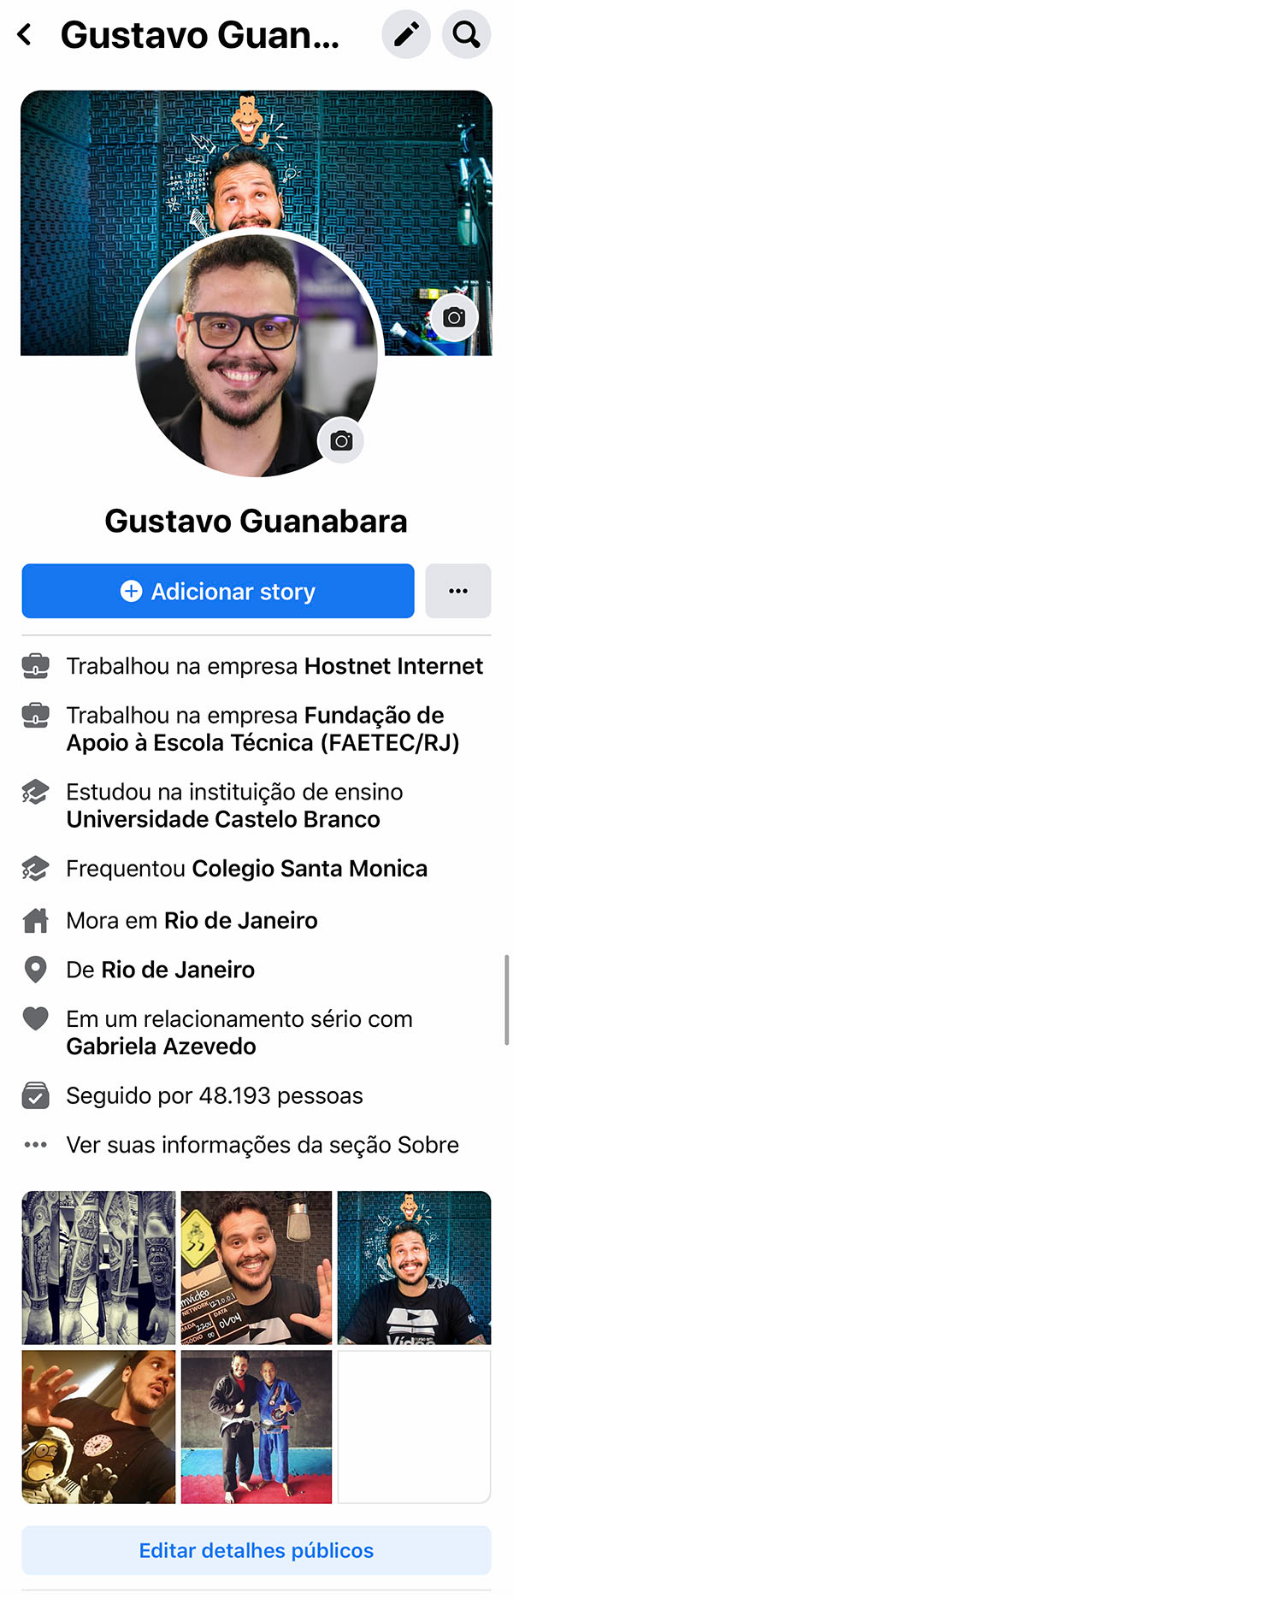
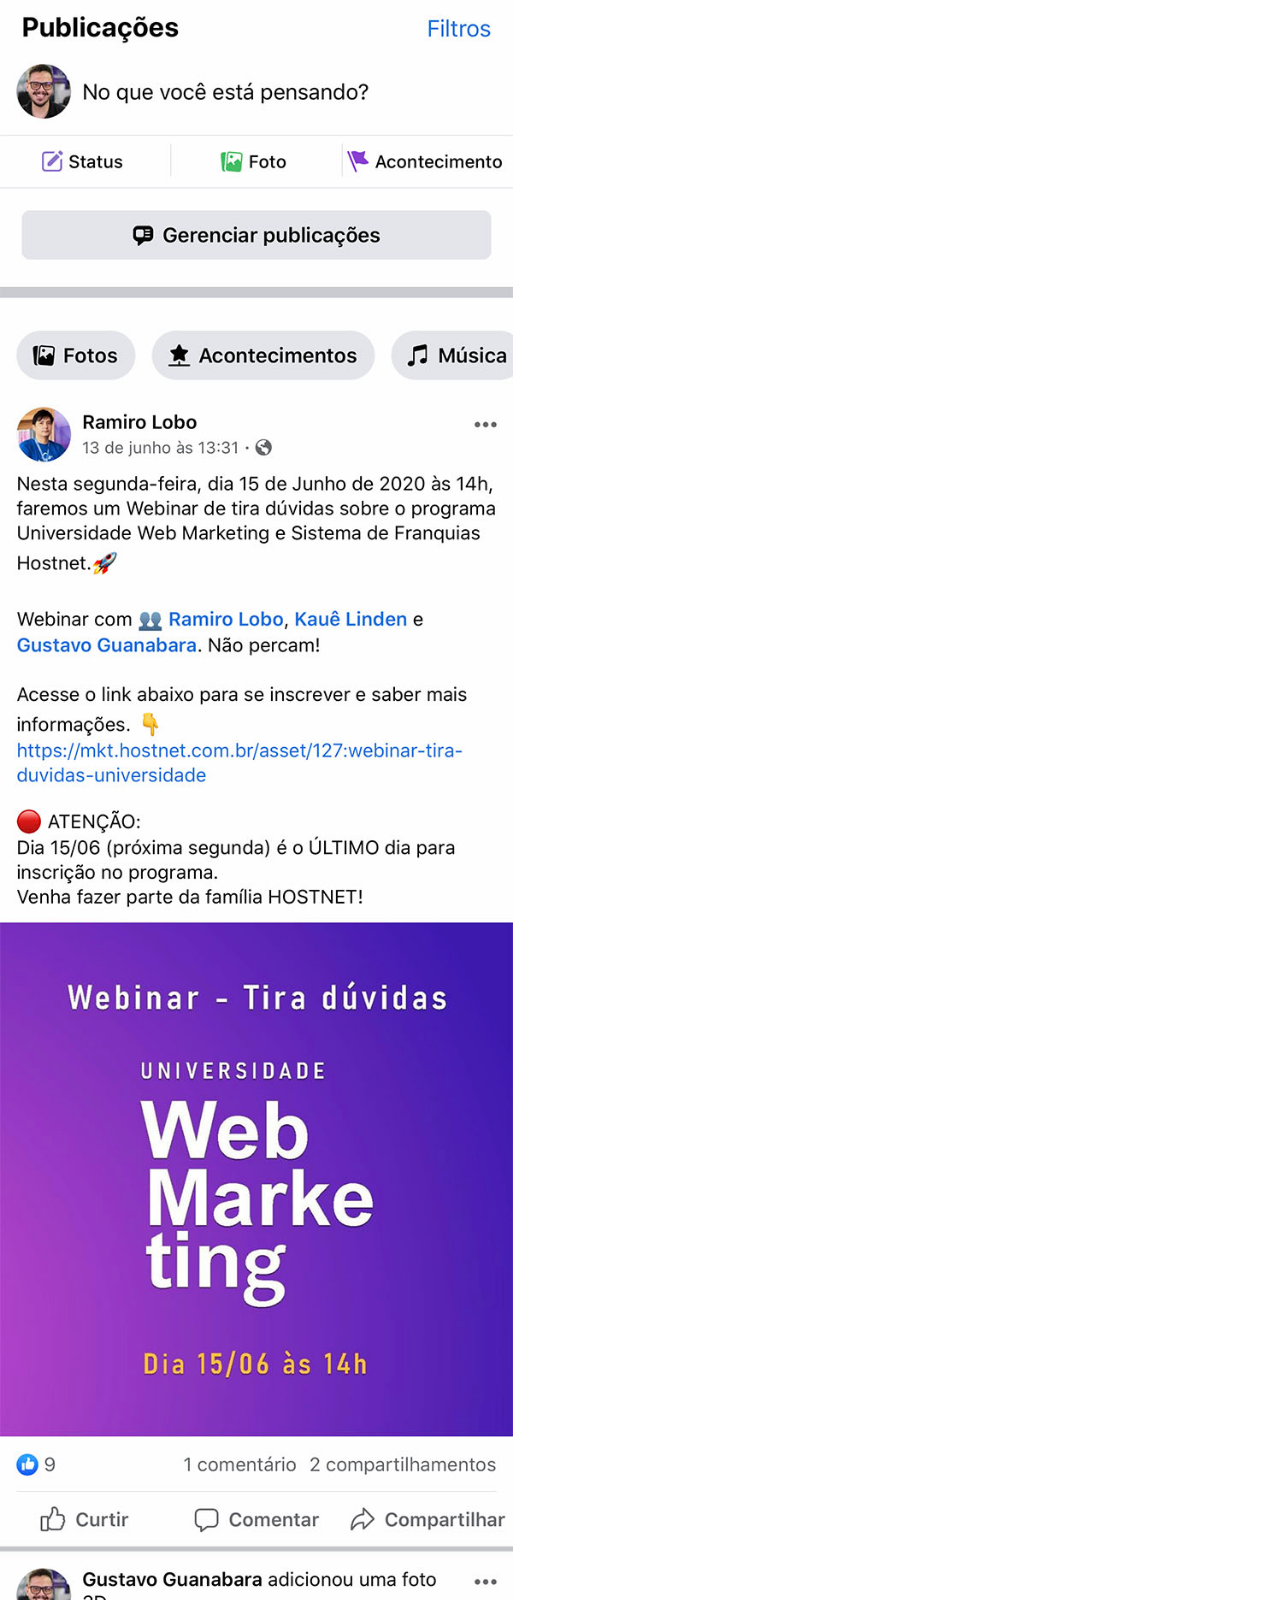
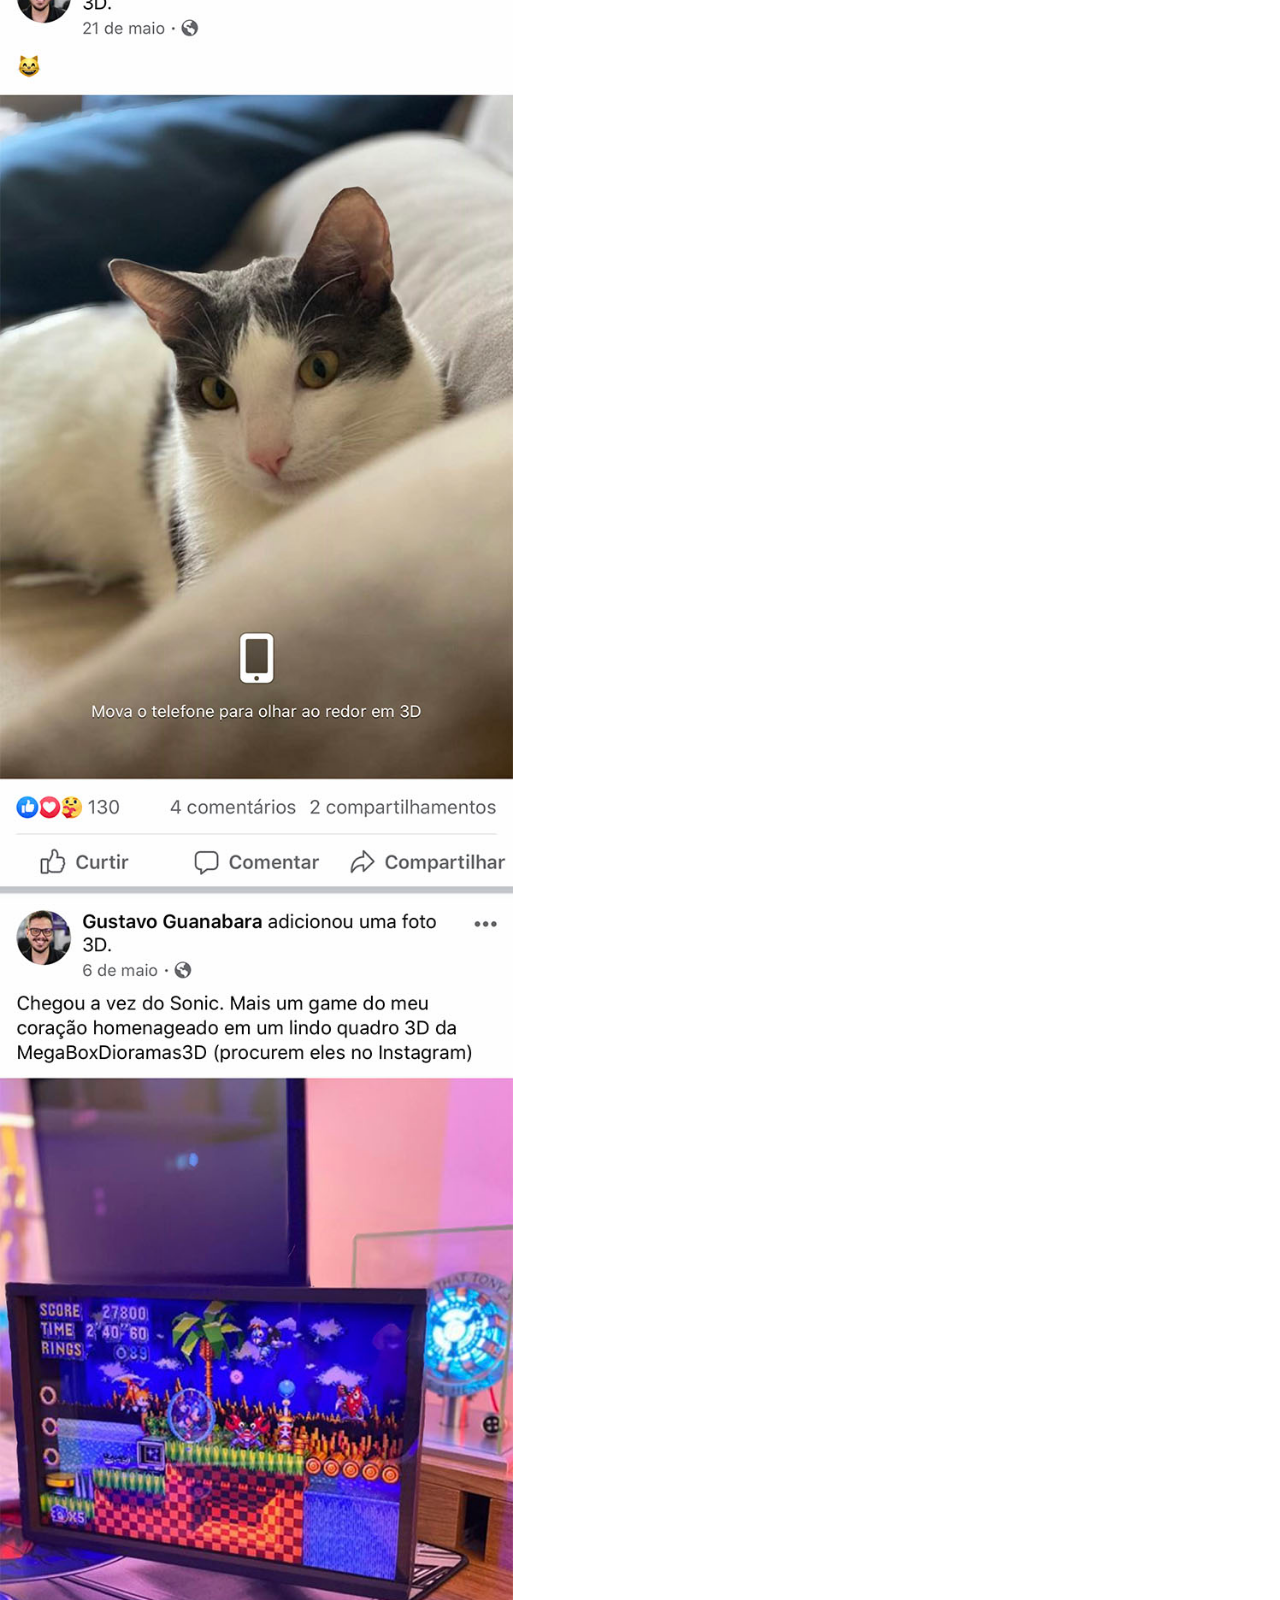
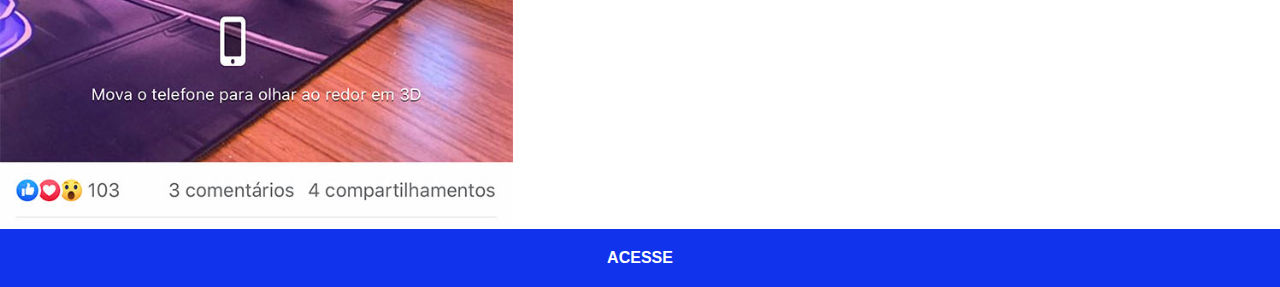
<file: facebook.html>
<!DOCTYPE html>
<html lang="pt-br">
<head>
    <meta charset="UTF-8">
    <meta name="viewport" content="width=device-width, initial-scale=1.0">
    <title>facebook</title>
    <link rel="stylesheet" href="estilos/social.css">
</head>
<body>
    <img src="imagens/tela-facebook.jpg" alt="facebook">
    <a href="https://www.facebook.com/gustavoguanabara/?locale=pt_BR">ACESSE</a>
    
</body>
</html>
</file>
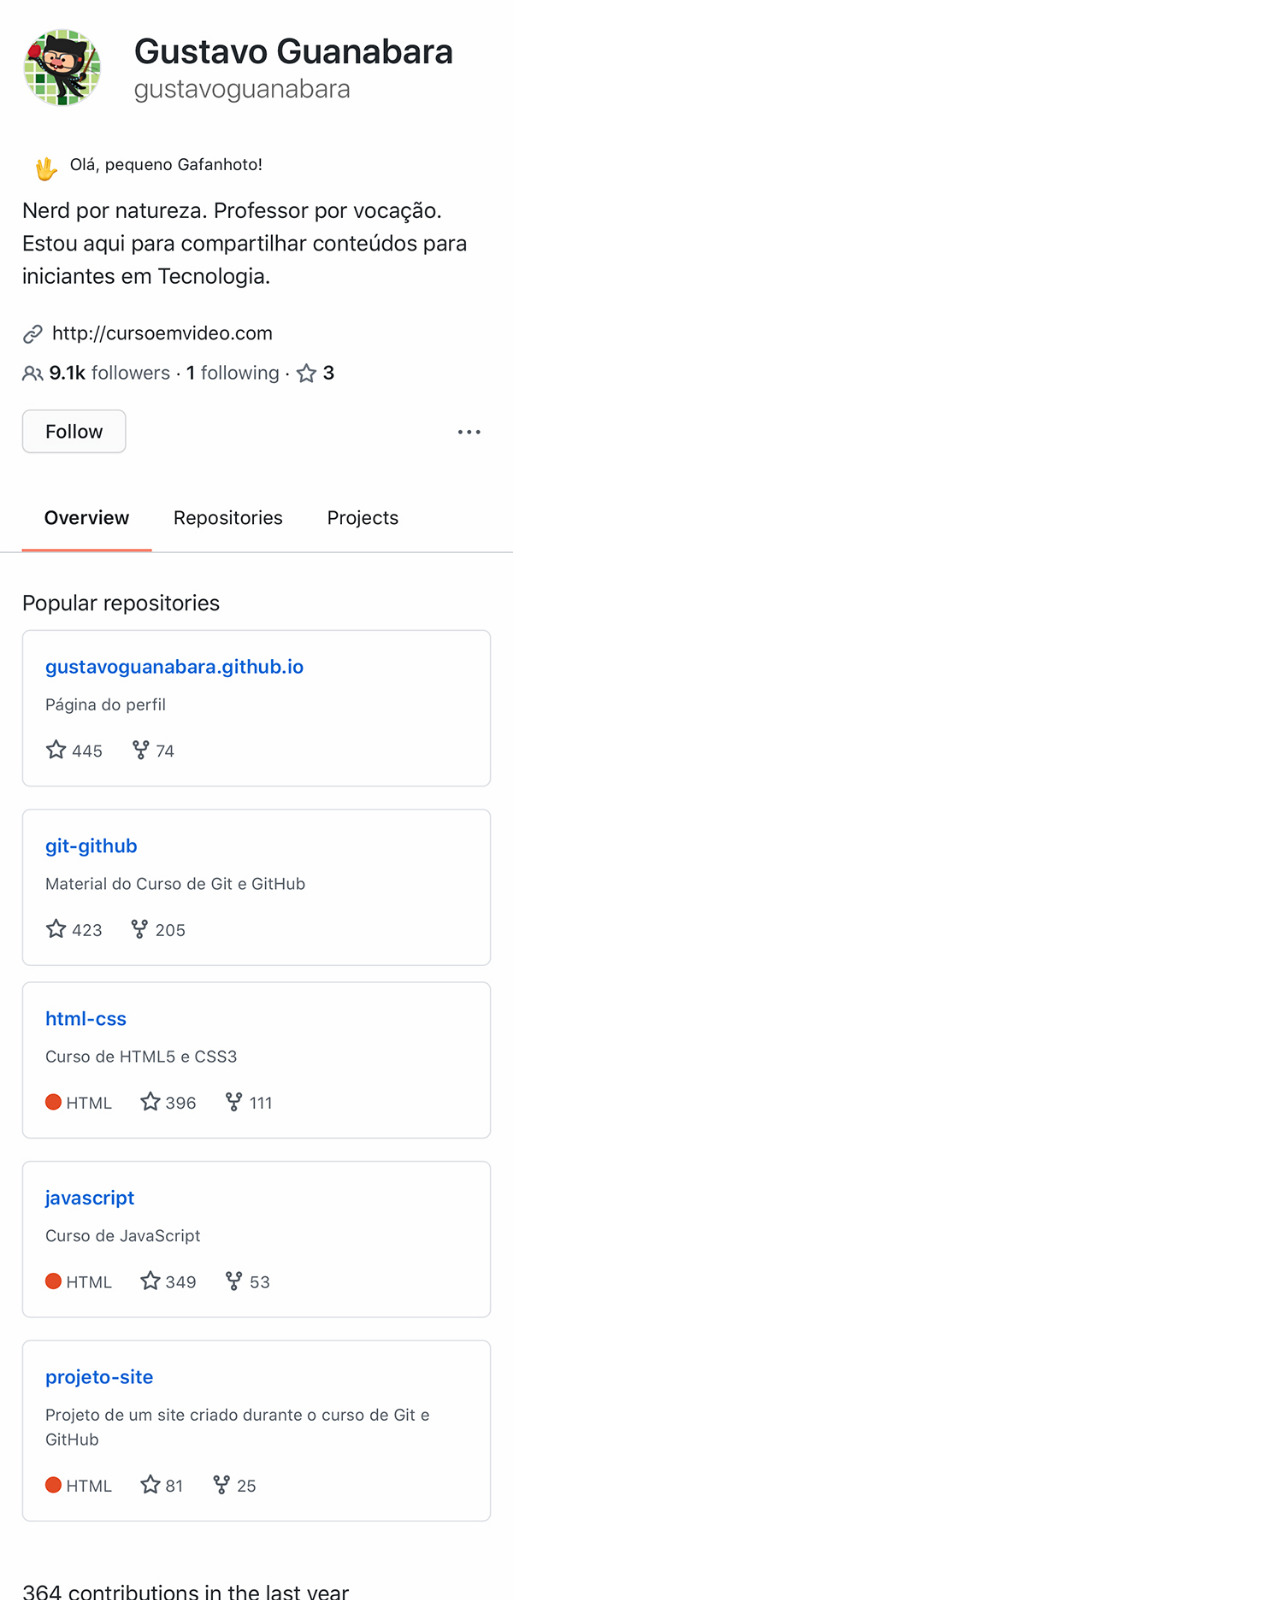
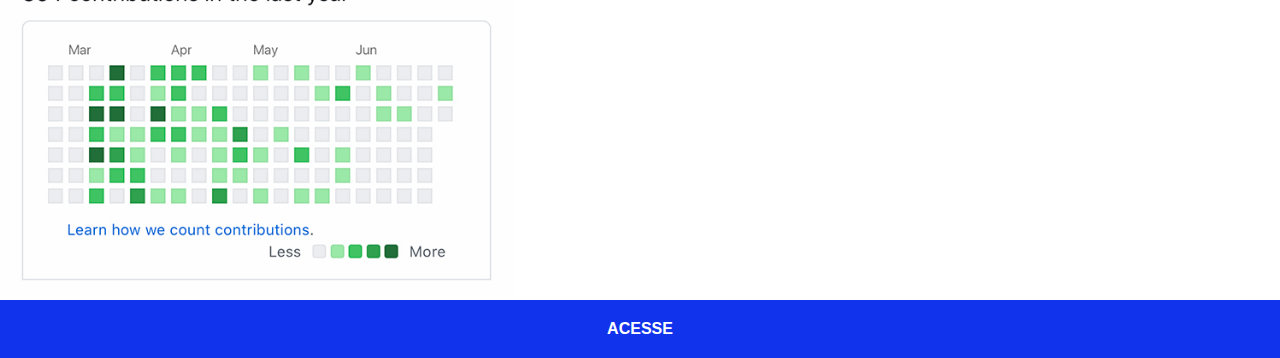
<file: github.html>
<!DOCTYPE html>
<html lang="pt-br">
<head>
    <meta charset="UTF-8">
    <meta name="viewport" content="width=device-width, initial-scale=1.0">
    <title>Github</title>
    <link rel="stylesheet" href="estilos/social.css">
</head>
<body>
    <img src="imagens/tela-github.jpg" alt="github">
    <a href="https://github.com/gustavoguanabara" target="_blank">ACESSE</a>
    
</body>
</html>
</file>
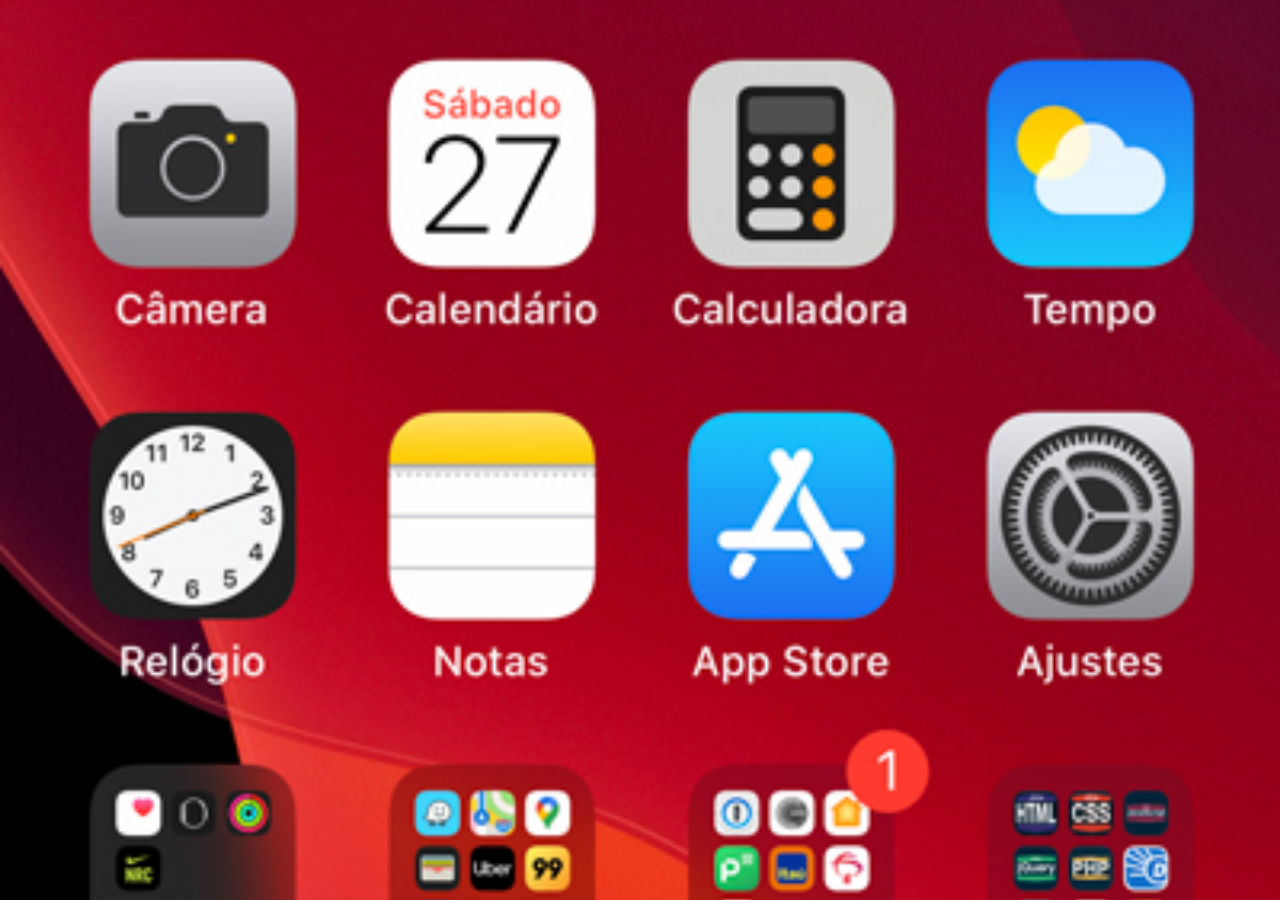
<file: home.html>
<!DOCTYPE html>
<html lang="pt-br">
<head>
    <meta charset="UTF-8">
    <meta name="viewport" content="width=device-width, initial-scale=1.0">
    <title>Home</title>
    <style>
        * {
            margin: 0;
            padding: 0;
        }
        body {
            width: 100vw;
            height: 100vh;
            background: black url(imagens/tela-home.jpg) no-repeat top center;
            background-size: cover;
        }
    </style>
</head>
<body>
    
</body>
</html>
</file>
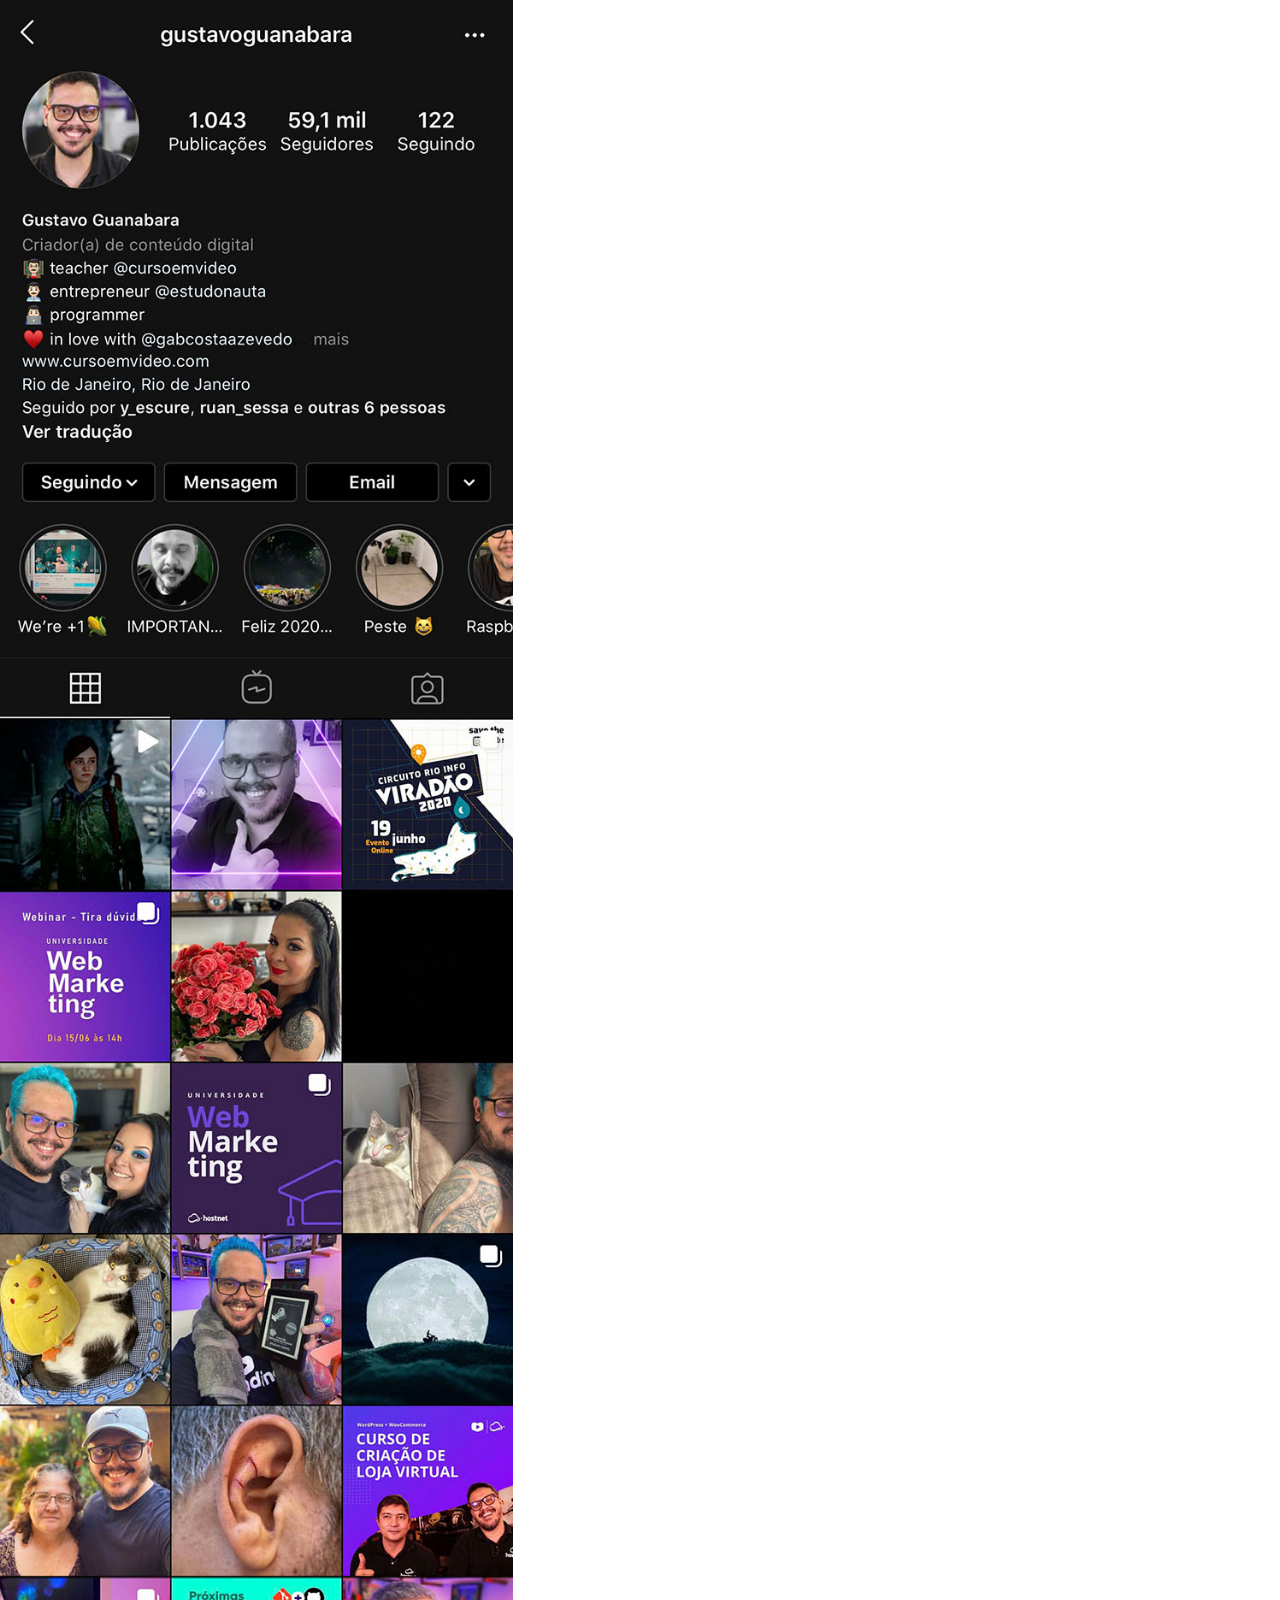
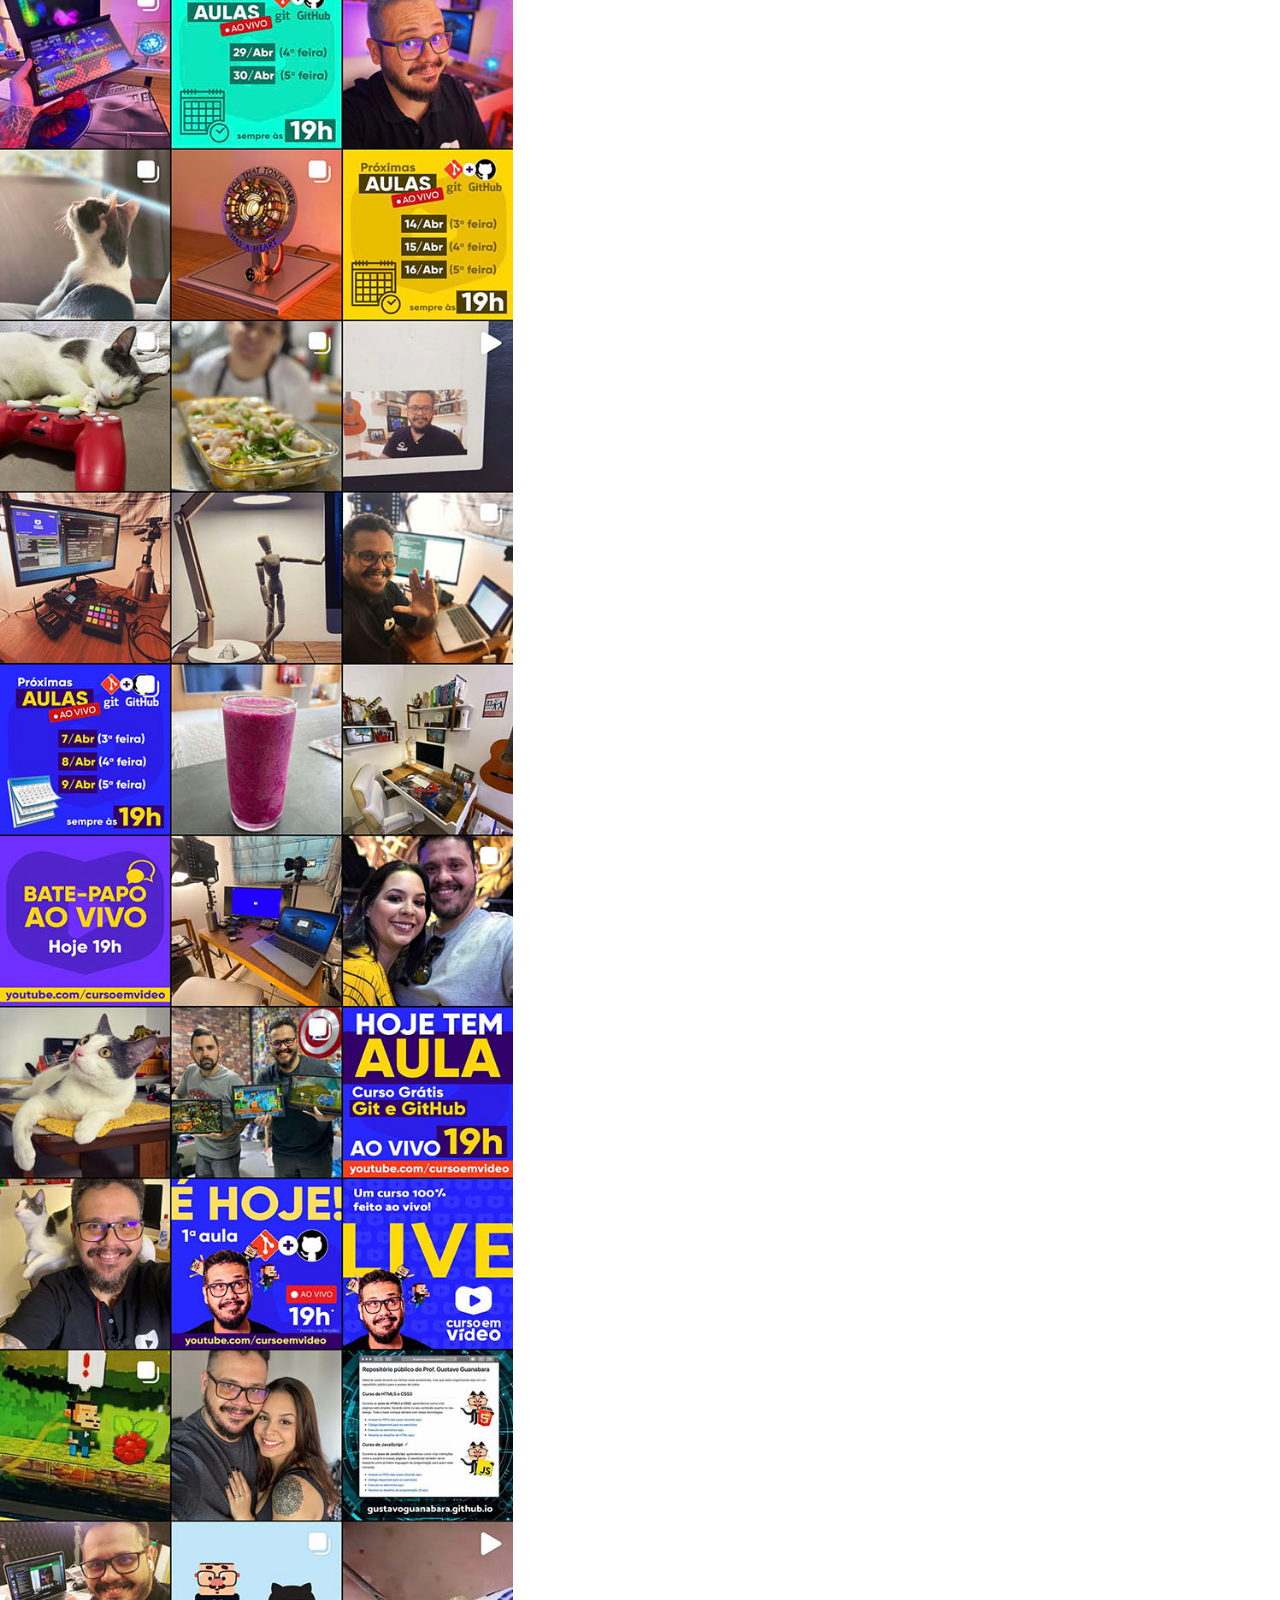
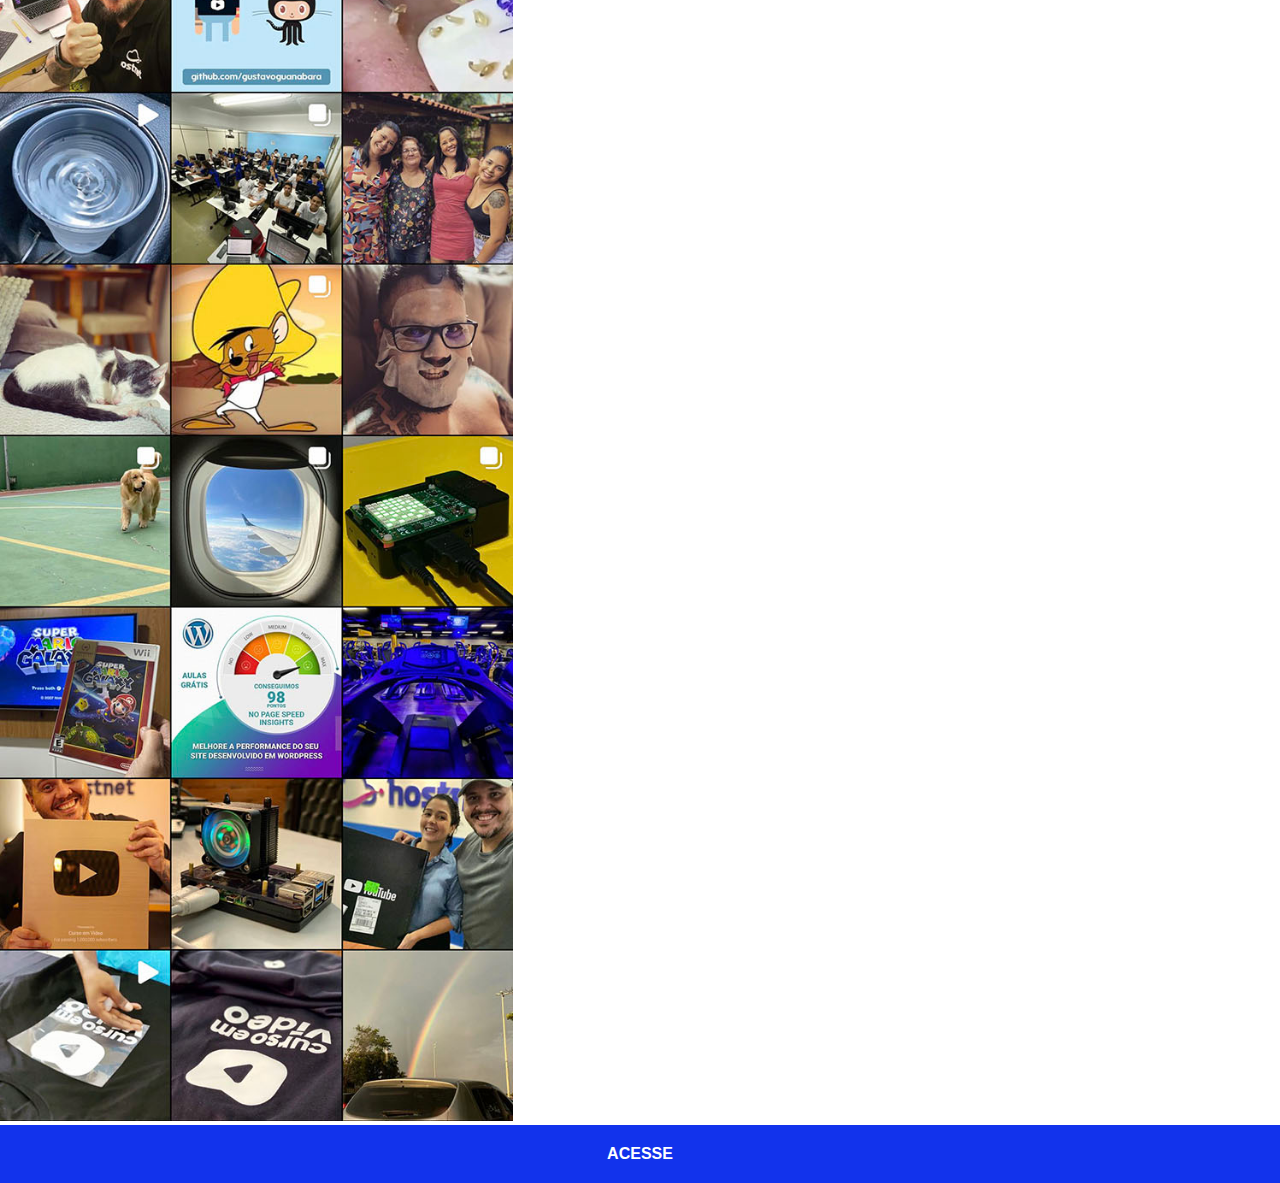
<file: instagram.html>
<!DOCTYPE html>
<html lang="pt-br">
<head>
    <meta charset="UTF-8">
    <meta name="viewport" content="width=device-width, initial-scale=1.0">
    <title>Instagram</title>
    <link rel="stylesheet" href="estilos/social.css">
</head>
<body>
    <img src="imagens/tela-instagram.jpg" alt="instagram">
    <a href="https://www.instagram.com/gustavoguanabara/">ACESSE</a>
</body>
</html>
</file>
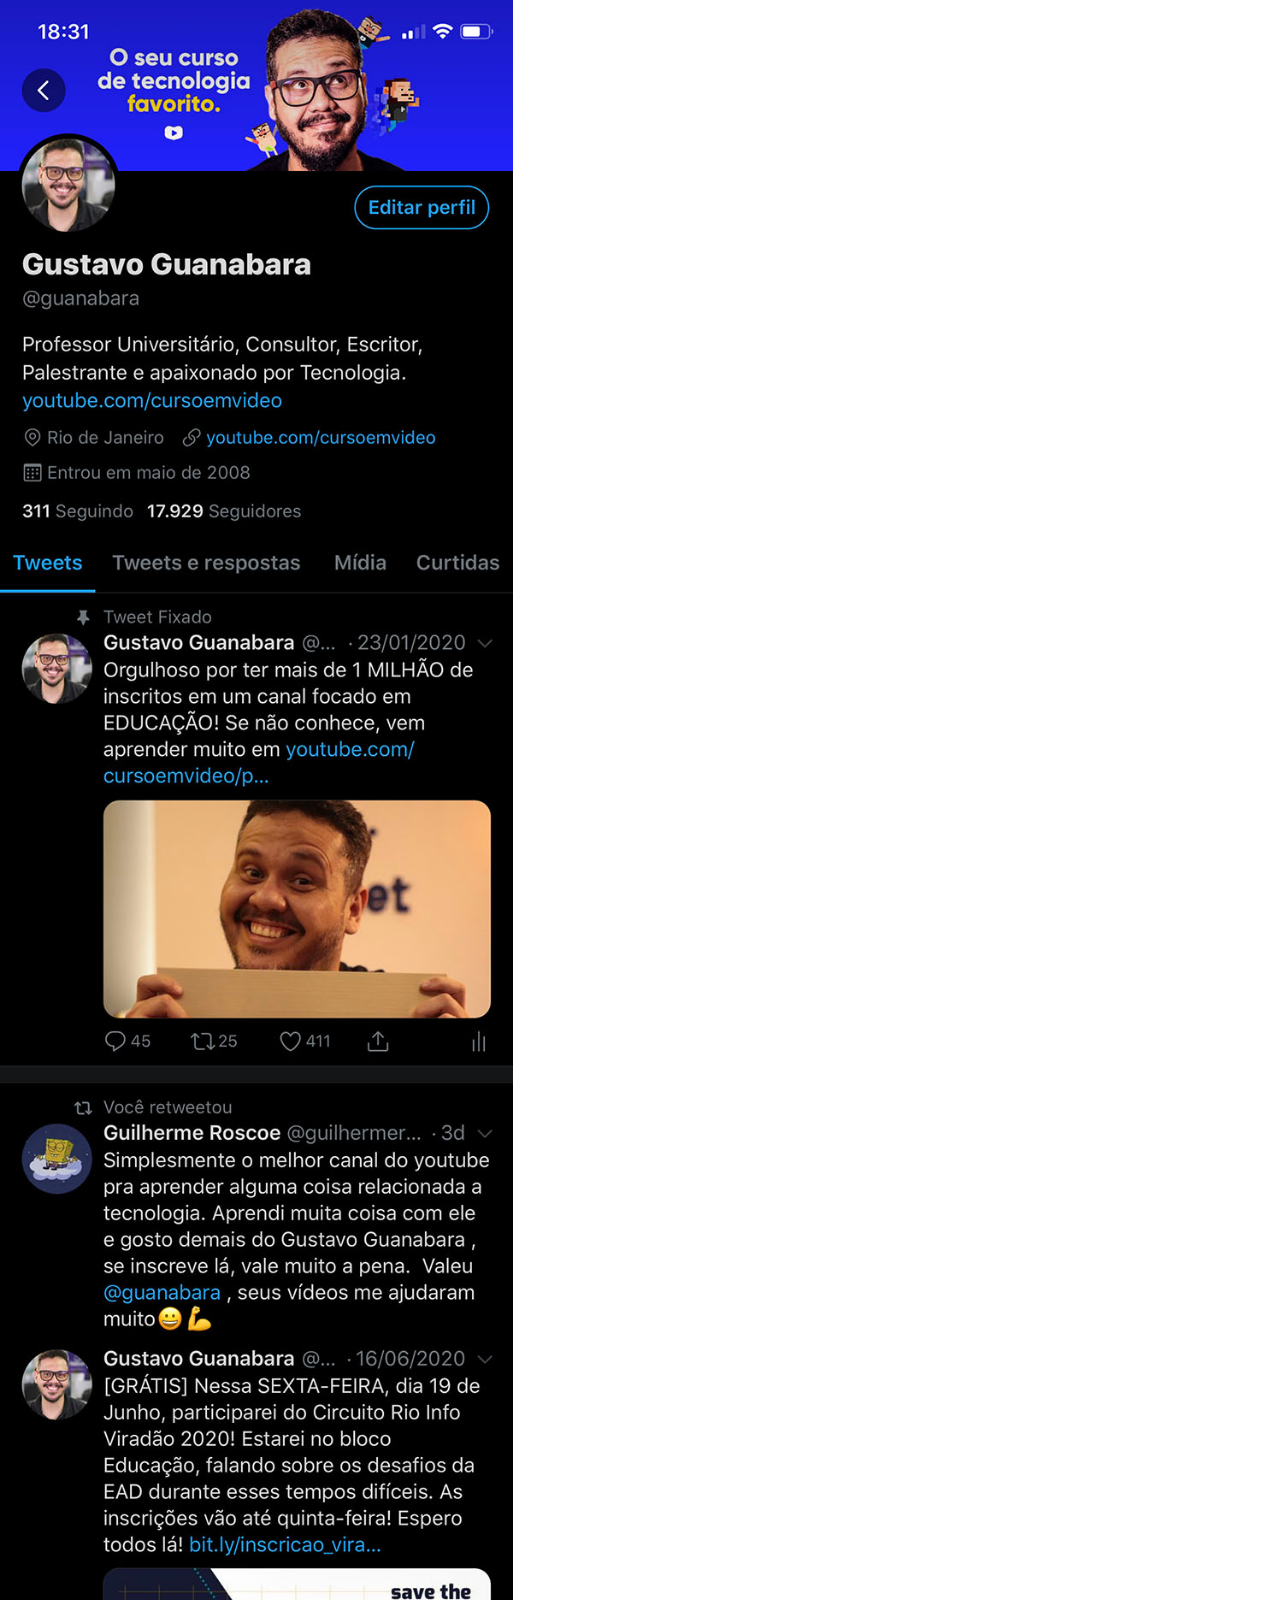
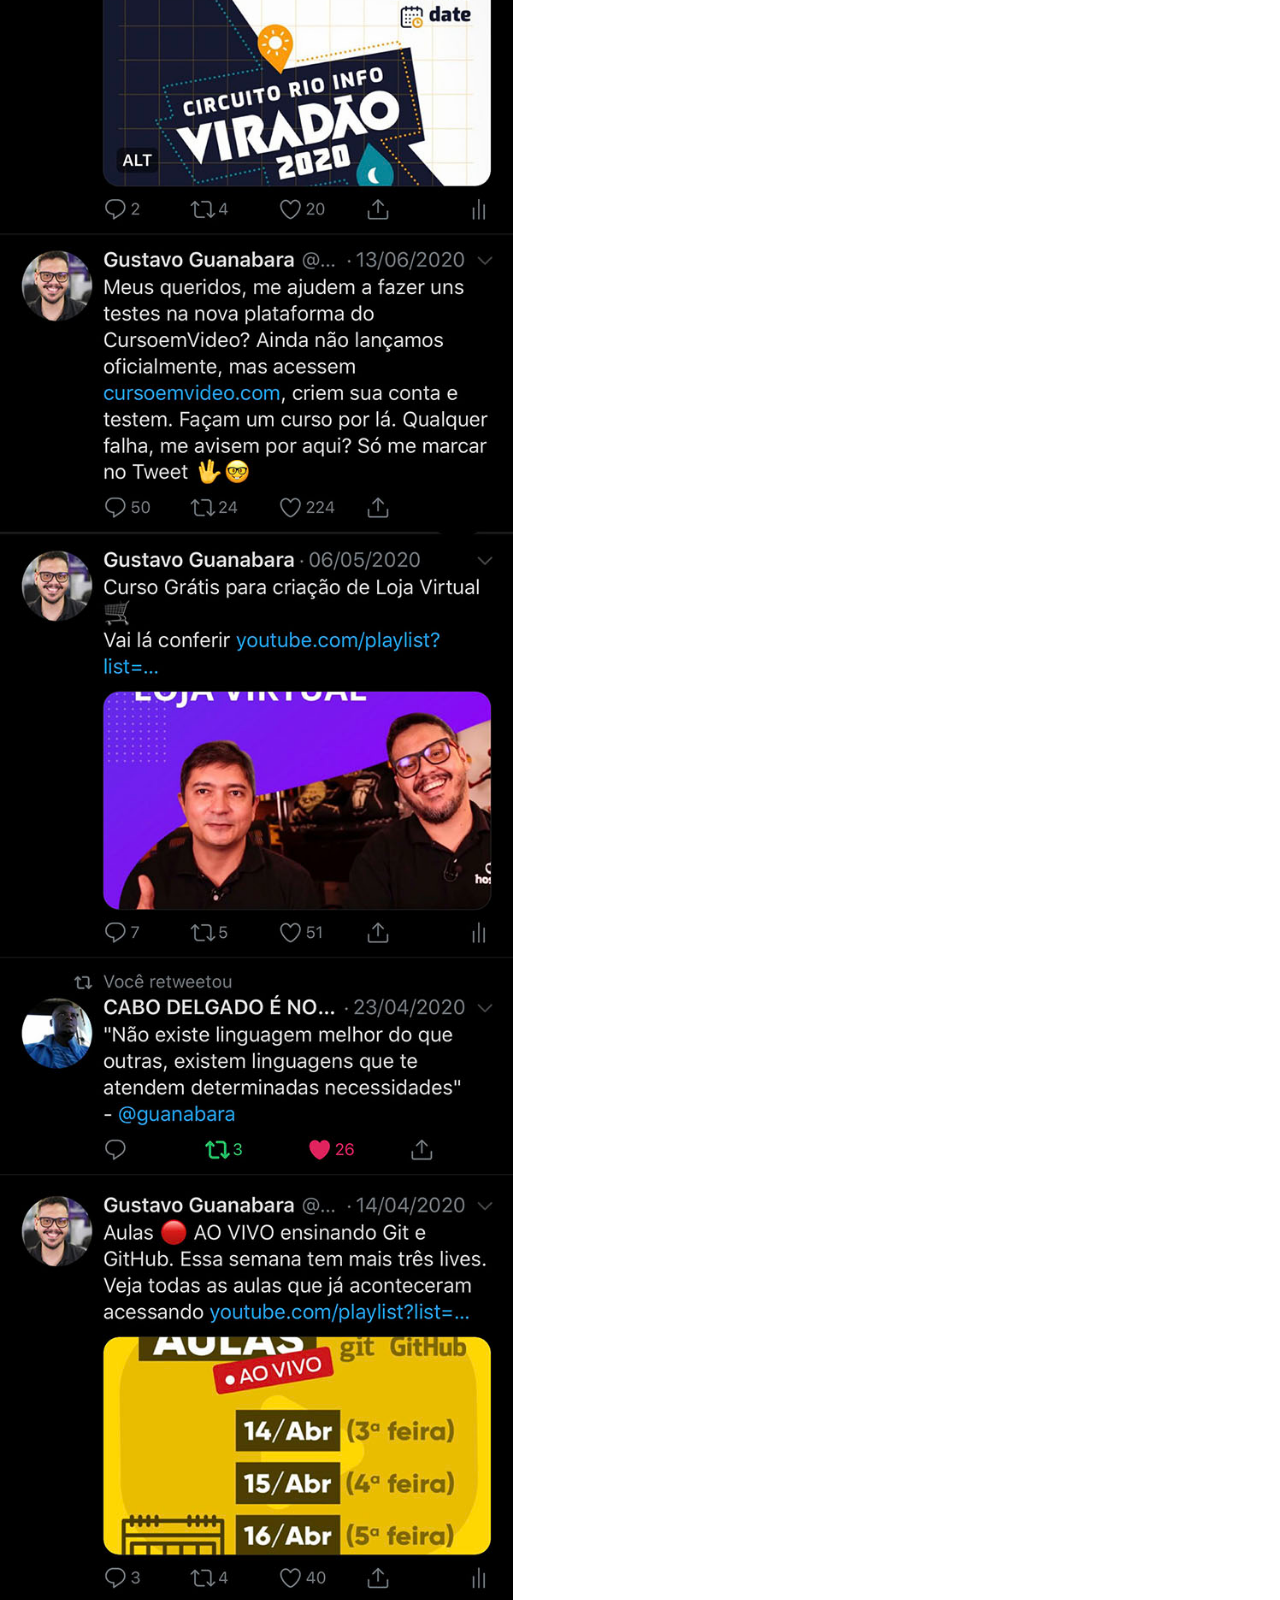
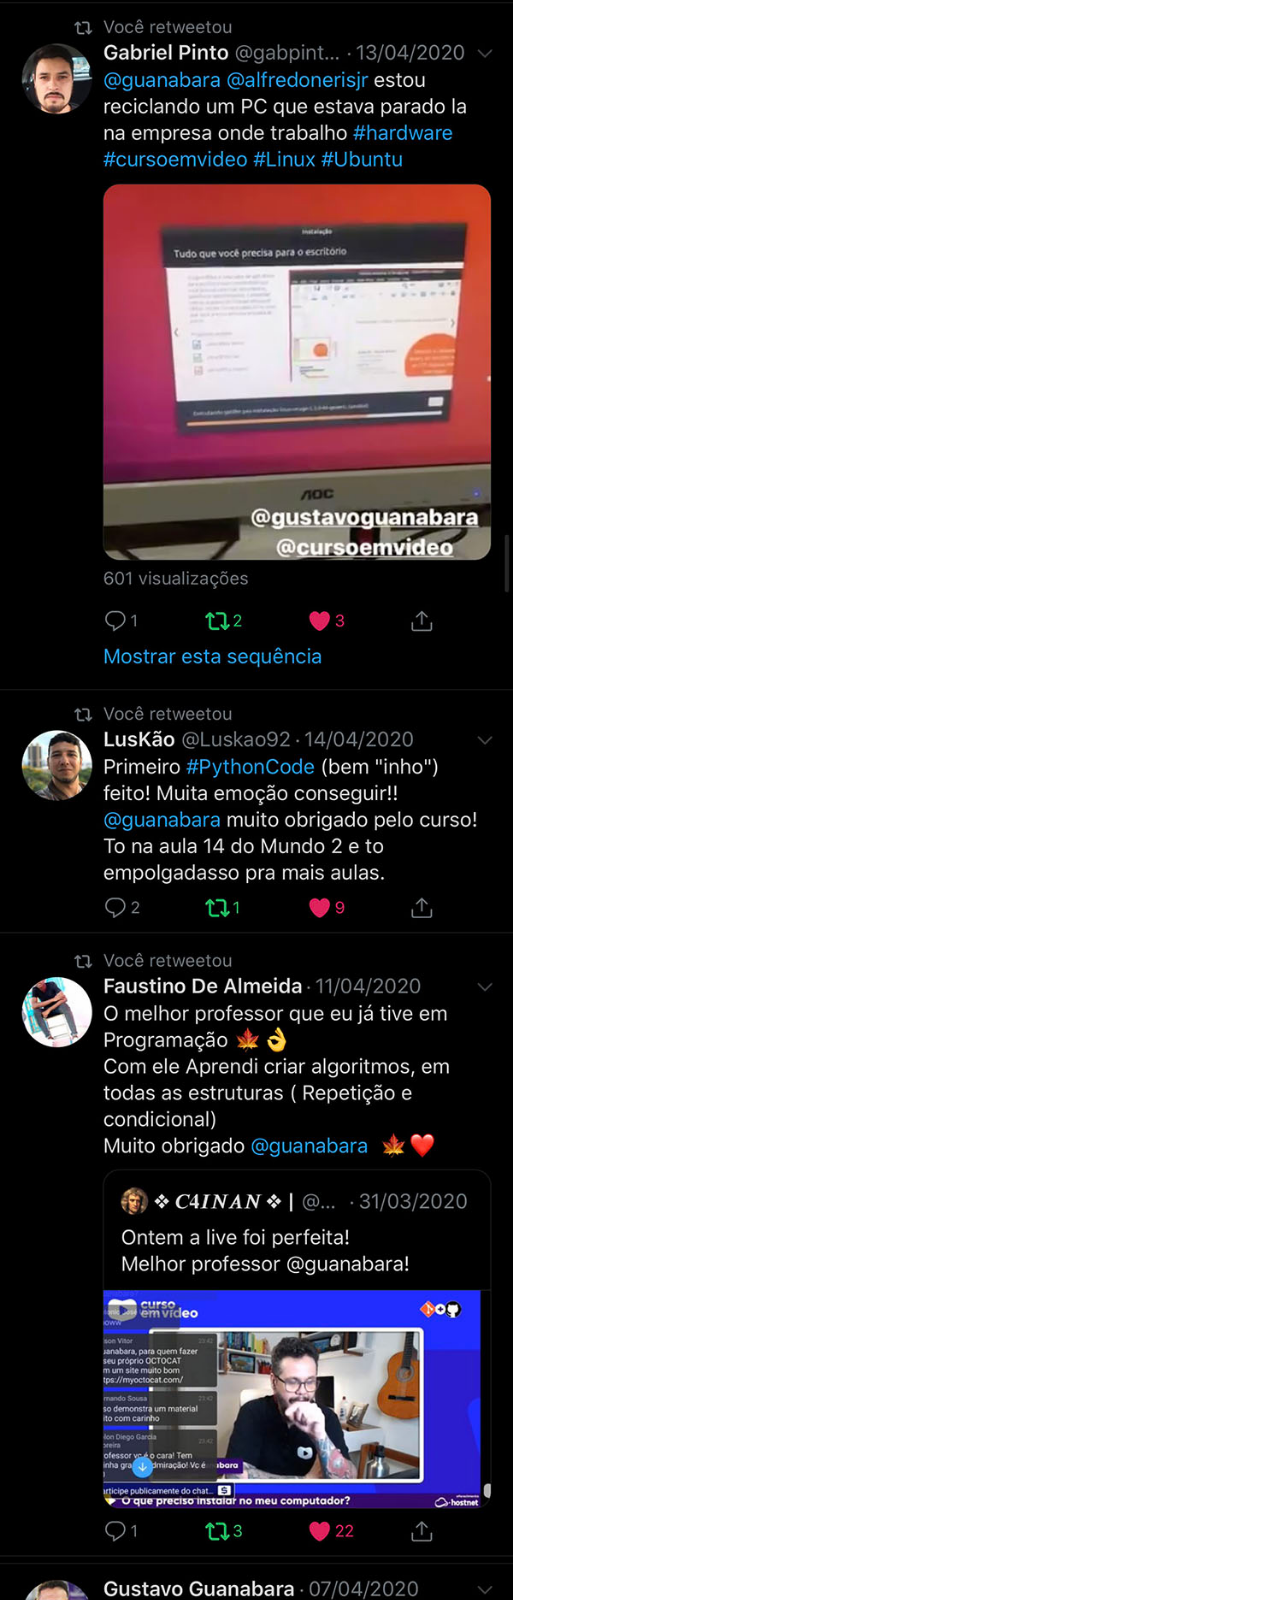
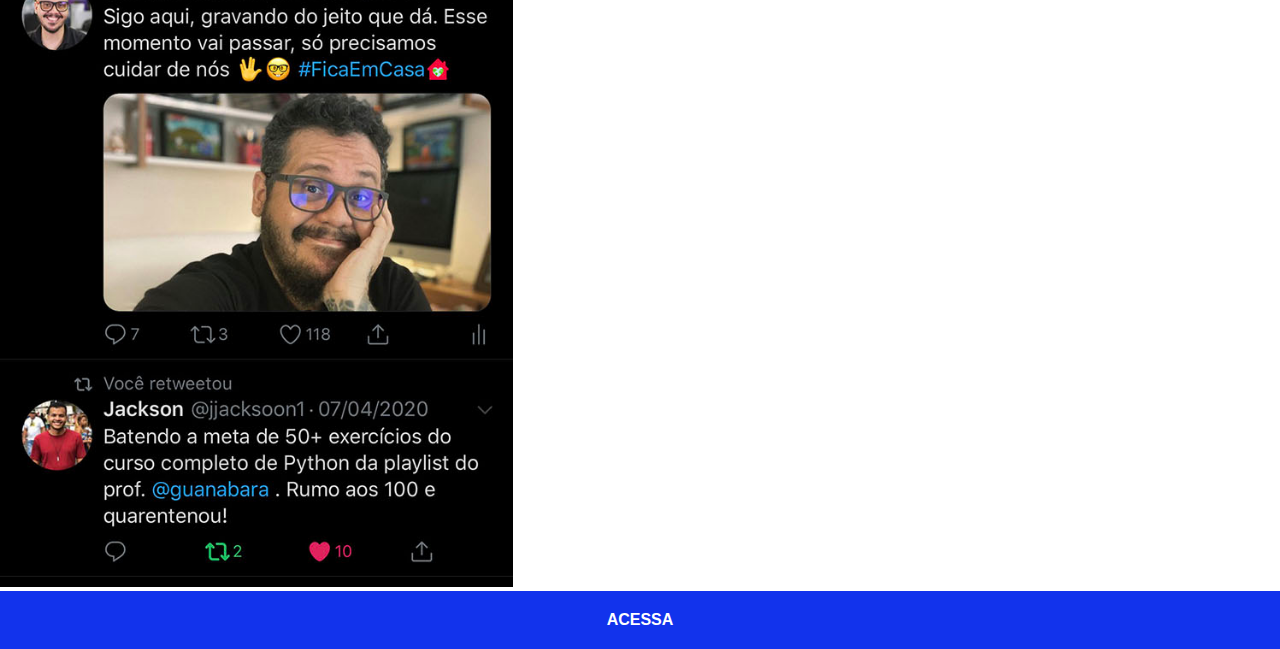
<file: twitter.html>
<!DOCTYPE html>
<html lang="pt-br">
<head>
    <meta charset="UTF-8">
    <meta name="viewport" content="width=device-width, initial-scale=1.0">
    <title>Twitter</title>
    <link rel="stylesheet" href="estilos/social.css">
</head>
<body>
    <img src="imagens/tela-twitter.jpg" alt="twitter">
    <a href="https://x.com/guanabara">ACESSA</a>
    
</body>
</html>
</file>
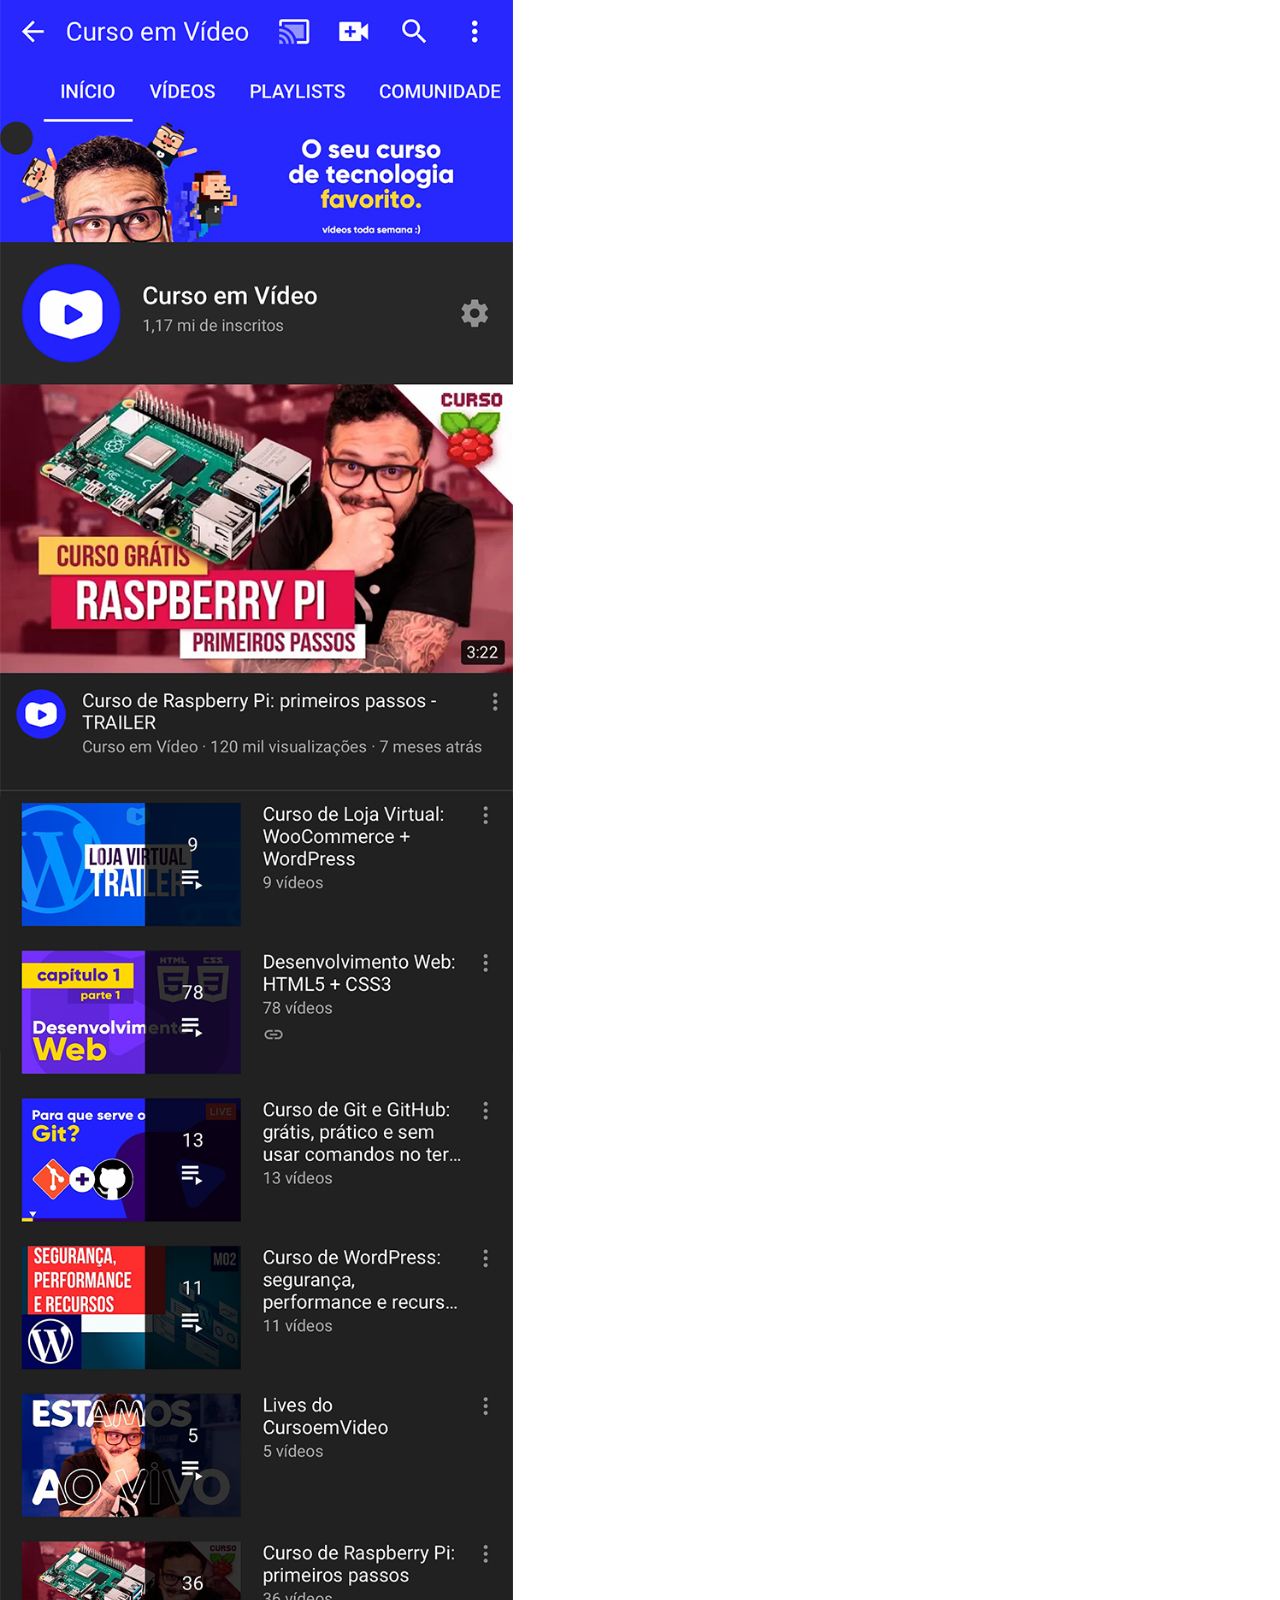
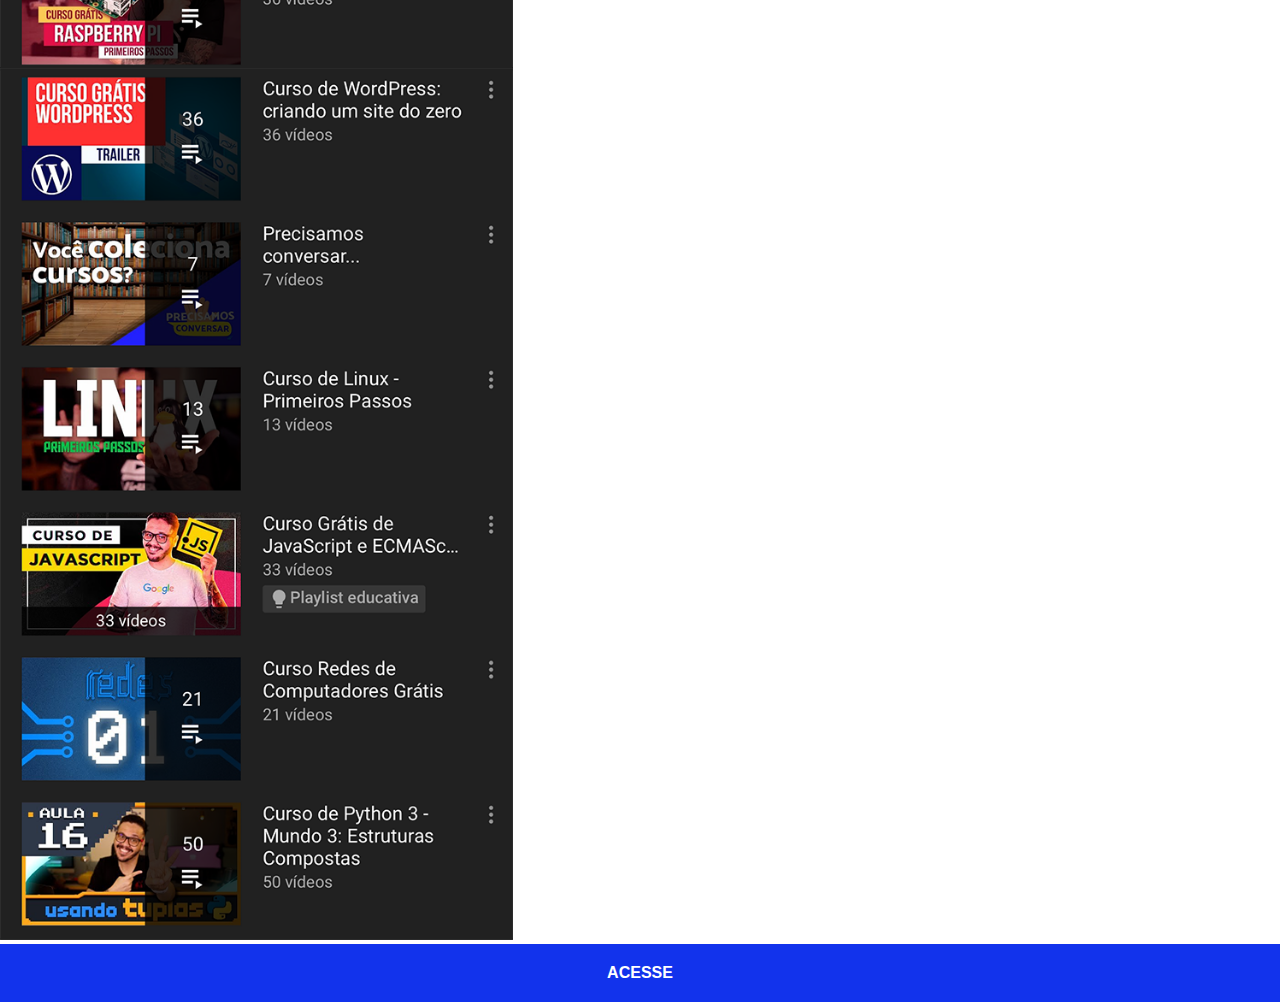
<file: youtube.html>
<!DOCTYPE html>
<html lang="pt-br">
<head>
    <meta charset="UTF-8">
    <meta name="viewport" content="width=device-width, initial-scale=1.0">
    <title>Youtube</title>
    <link rel="stylesheet" href="estilos/social.css">
    
</head>
<body>
    <img src="imagens/tela-youtube.png" alt="youtube">
    <a href="https://www.youtube.com/c/CursoemV%C3%ADdeo/playlists" target="_blank">ACESSE</a>
    
</body>
</html>
</file>
<file: estilos/social.css>
@charset "UTF-8";


        * {
            margin: 0;
            padding: 0;
            font-family: Arial, Helvetica, sans-serif;
        }

        ::-webkit-scrollbar { /* Esconder o scroll */
            width: 0;
            height: 0;
        }
        img {
            width: 57vh;
           

        }

        a {
            display: block;
            background-color: rgb(18, 51, 236);
            color: white;
            padding: 20px;
            text-align: center;
            font-weight: bolder;
            text-decoration: none;
        }

        a:hover {
            background-color: rgb(33, 33, 158);
        }
</file>
